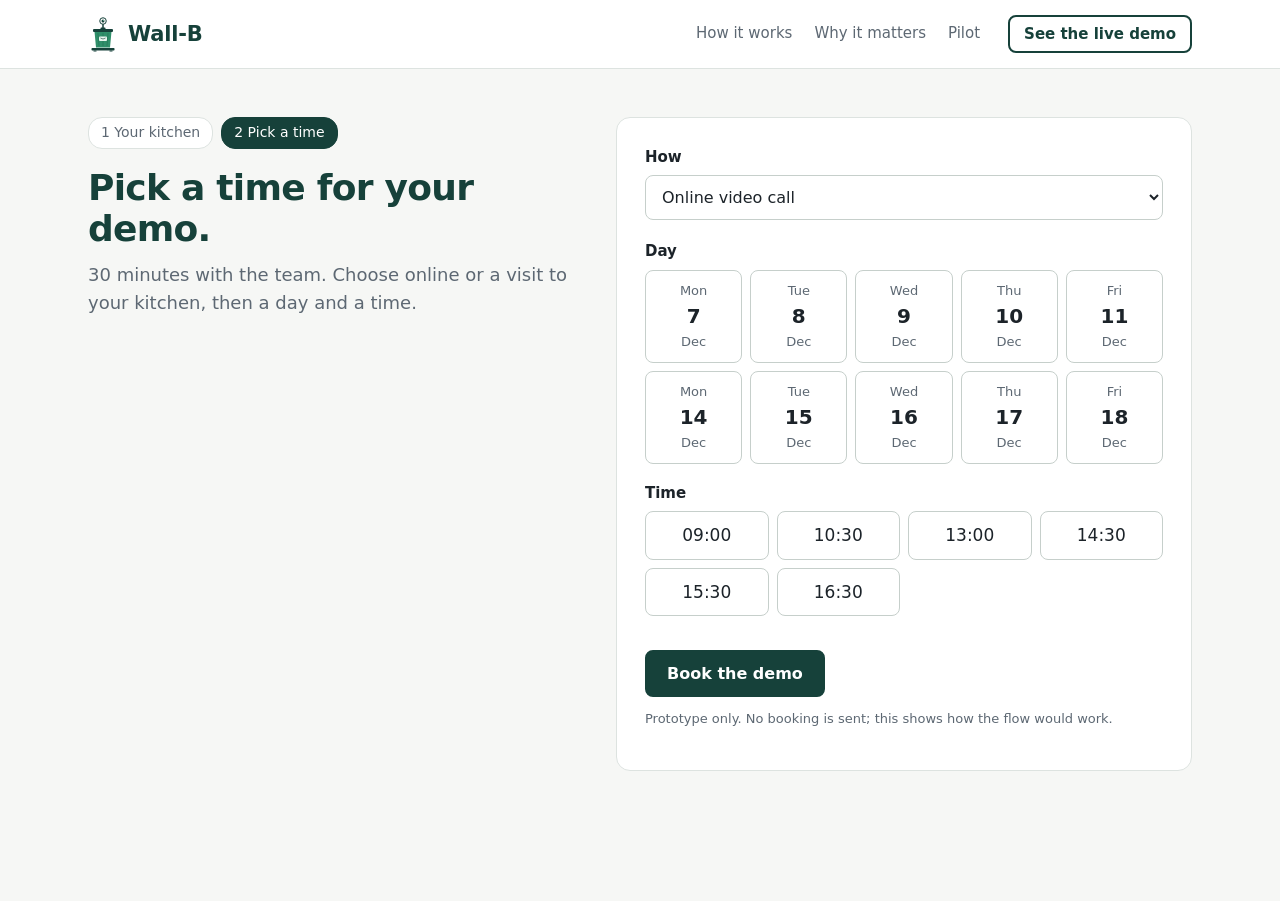
<file: WS26/biowaste/biowaste/server/site/book.html>
<!DOCTYPE html>
<html lang="en">
<head>
<meta charset="utf-8">
<meta name="viewport" content="width=device-width, initial-scale=1">
<title>Book a demo – Wall-B</title>
<link rel="stylesheet" href="style.css">
</head>
<body>
<header class="nav"><div class="wrap">
  <a class="brand" href="index.html"><img src="img/wallb.svg" alt="">Wall-B</a>
  <nav><a href="index.html#how">How it works</a><a href="index.html#why">Why it matters</a><a href="index.html#pilot">Pilot</a></nav>
  <a class="btn line small" href="/">See the live demo</a>
</div></header>

<main class="formpage"><div class="wrap formgrid">
  <div>
    <div class="progress"><span>1 Your kitchen</span><span class="on">2 Pick a time</span></div>
    <h2 class="title" id="hello">Pick a time for your demo.</h2>
    <p class="sub">30 minutes with the team. Choose online or a visit to your kitchen, then a day and a time.</p>
  </div>
  <div class="panel" id="panel">
    <div class="field"><label for="how">How</label>
      <select id="how"><option>Online video call</option><option>Visit to our kitchen</option></select></div>
    <label>Day</label>
    <div class="days" id="days"></div>
    <label>Time</label>
    <div class="slots" id="slots"></div>
    <div class="err" id="err"></div>
    <button class="btn solid" id="confirm" type="button">Book the demo</button>
    <p class="note">Prototype only. No booking is sent; this shows how the flow would work.</p>
  </div>
</div></main>

<script>
const q = new URLSearchParams(location.search);
const who = q.get("name"), org = q.get("org");
if (who) document.getElementById("hello").textContent = `${who.split(" ")[0]}, pick a time for your demo.`;

const days = [], d = new Date();
while (days.length < 10) { d.setDate(d.getDate() + 1); if (d.getDay() % 6) days.push(new Date(d)); }
const SLOTS = ["09:00", "10:30", "13:00", "14:30", "15:30", "16:30"];
let day = null, slot = null;
const err = document.getElementById("err");
const dayBox = document.getElementById("days"), slotBox = document.getElementById("slots");
dayBox.innerHTML = days.map((x, i) => `<button type="button" class="day" aria-pressed="false" data-i="${i}">
  <small>${x.toLocaleDateString("en-GB", {weekday: "short"})}</small><b>${x.getDate()}</b><small>${x.toLocaleDateString("en-GB", {month: "short"})}</small></button>`).join("");
function renderSlots() {
  // a few slots are taken so it feels like a real calendar (deterministic per day)
  slotBox.innerHTML = SLOTS.map((s, j) => { const taken = day !== null && (day * 7 + j * 3) % 5 === 0;
    return `<button type="button" class="slot" aria-pressed="${slot === s}" data-s="${s}" ${taken ? "disabled style='opacity:.35;cursor:not-allowed'" : ""}>${s}</button>`; }).join("");
}
renderSlots();
dayBox.addEventListener("click", e => { const b = e.target.closest(".day"); if (!b) return;
  day = +b.dataset.i; slot = null; dayBox.querySelectorAll(".day").forEach(x => x.setAttribute("aria-pressed", x === b)); renderSlots(); err.textContent = ""; });
slotBox.addEventListener("click", e => { const b = e.target.closest(".slot"); if (!b || b.disabled) return;
  slot = b.dataset.s; slotBox.querySelectorAll(".slot").forEach(x => x.setAttribute("aria-pressed", x === b)); err.textContent = ""; });
document.getElementById("confirm").addEventListener("click", () => {
  if (day === null) { err.textContent = "Choose a day first"; return; }
  if (!slot) { err.textContent = "Choose a time"; return; }
  const when = days[day].toLocaleDateString("en-GB", {weekday: "long", day: "numeric", month: "long"});
  document.getElementById("panel").innerHTML = `<div class="done">
    <img src="img/wallb.svg" alt="">
    <h2>Demo booked</h2>
    <p>${when} at ${slot}, ${document.getElementById("how") ? document.getElementById("how").value.toLowerCase() : "online"}${org ? " for " + org.replace(/[<>&]/g, "") : ""}.</p>
    <p class="note">Prototype: nothing was sent. In the meantime, Wall-B is running live right now.</p>
    <p style="margin-top:18px"><a class="btn solid" href="/">See the live demo</a></p></div>`;
});
</script>
</body>
</html>
</file>
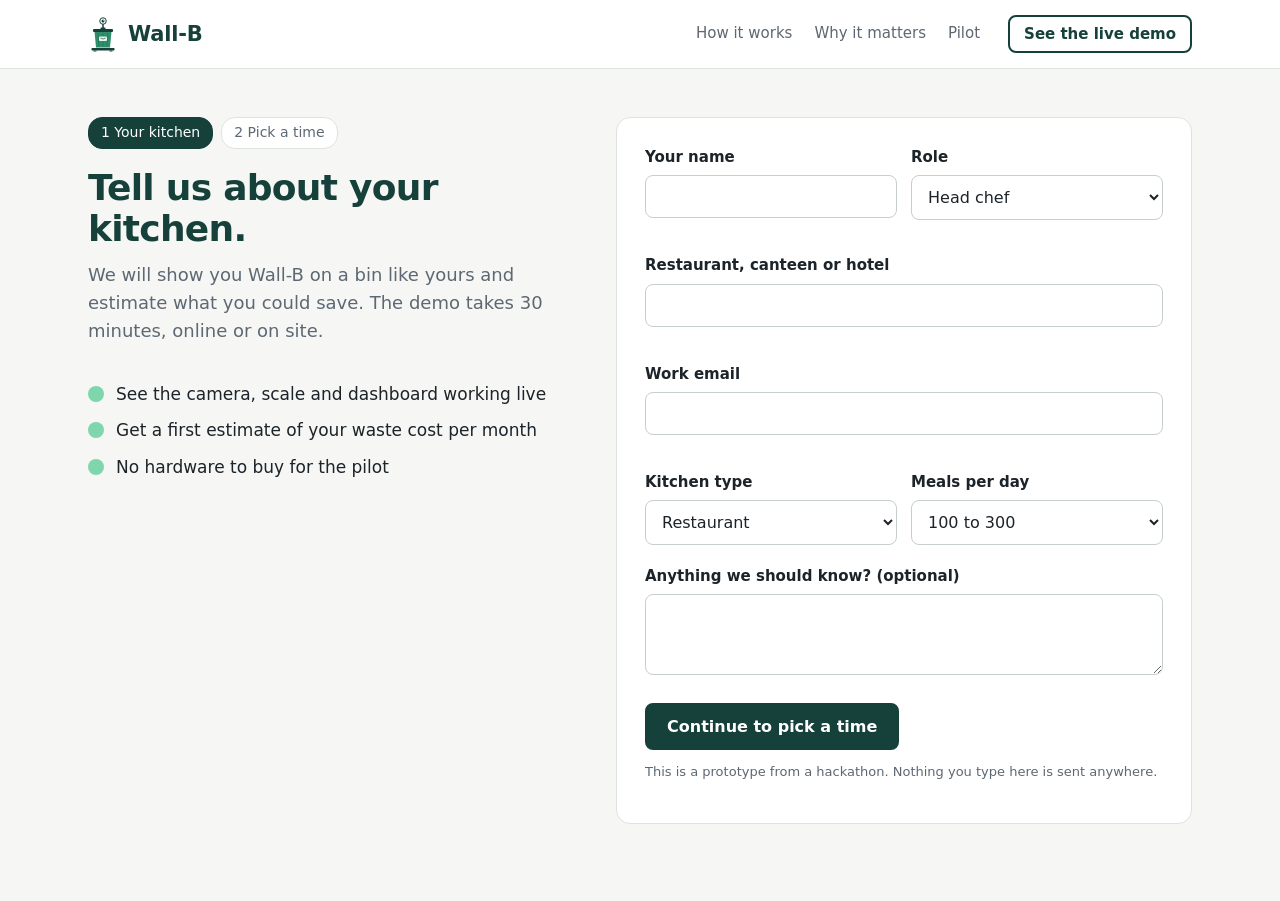
<file: WS26/biowaste/biowaste/server/site/contact.html>
<!DOCTYPE html>
<html lang="en">
<head>
<meta charset="utf-8">
<meta name="viewport" content="width=device-width, initial-scale=1">
<title>Contact – Wall-B</title>
<link rel="stylesheet" href="style.css">
</head>
<body>
<header class="nav"><div class="wrap">
  <a class="brand" href="index.html"><img src="img/wallb.svg" alt="">Wall-B</a>
  <nav><a href="index.html#how">How it works</a><a href="index.html#why">Why it matters</a><a href="index.html#pilot">Pilot</a></nav>
  <a class="btn line small" href="/">See the live demo</a>
</div></header>

<main class="formpage"><div class="wrap formgrid">
  <div>
    <div class="progress"><span class="on">1 Your kitchen</span><span>2 Pick a time</span></div>
    <h2 class="title">Tell us about your kitchen.</h2>
    <p class="sub">We will show you Wall-B on a bin like yours and estimate what you could save. The demo takes 30 minutes, online or on site.</p>
    <ul class="check">
      <li>See the camera, scale and dashboard working live</li>
      <li>Get a first estimate of your waste cost per month</li>
      <li>No hardware to buy for the pilot</li>
    </ul>
  </div>
  <form class="panel" id="form" novalidate>
    <div class="row2">
      <div class="field"><label for="name">Your name</label><input id="name" autocomplete="name"><div class="err" id="e-name"></div></div>
      <div class="field"><label for="role">Role</label>
        <select id="role"><option>Head chef</option><option>Kitchen manager</option><option>F&amp;B director</option><option>Owner</option><option>Sustainability lead</option><option>Other</option></select></div>
    </div>
    <div class="field"><label for="org">Restaurant, canteen or hotel</label><input id="org" autocomplete="organization"><div class="err" id="e-org"></div></div>
    <div class="field"><label for="email">Work email</label><input id="email" type="email" autocomplete="email"><div class="err" id="e-email"></div></div>
    <div class="row2">
      <div class="field"><label for="type">Kitchen type</label>
        <select id="type"><option>Restaurant</option><option>Canteen</option><option>Hotel</option><option>Hospital or care home</option><option>Catering</option></select></div>
      <div class="field"><label for="meals">Meals per day</label>
        <select id="meals"><option>Under 100</option><option selected>100 to 300</option><option>300 to 1,000</option><option>Over 1,000</option></select></div>
    </div>
    <div class="field"><label for="msg">Anything we should know? (optional)</label><textarea id="msg" rows="3"></textarea></div>
    <button class="btn solid" type="submit">Continue to pick a time</button>
    <p class="note">This is a prototype from a hackathon. Nothing you type here is sent anywhere.</p>
  </form>
</div></main>

<script>
const f = document.getElementById("form");
const req = [["name", "Enter your name"], ["org", "Enter your kitchen's name"], ["email", "Enter a valid email address"]];
f.addEventListener("input", e => { const el = document.getElementById("e-" + e.target.id); if (el) el.textContent = ""; });
f.addEventListener("submit", e => {
  e.preventDefault();
  let ok = true;
  for (const [id, msg] of req) {
    const v = document.getElementById(id).value.trim();
    const bad = !v || (id === "email" && !/^[^@\s]+@[^@\s]+\.[^@\s]+$/.test(v));
    document.getElementById("e-" + id).textContent = bad ? msg : "";
    if (bad && ok) { document.getElementById(id).focus(); ok = false; }
  }
  if (!ok) return;
  const v = id => document.getElementById(id).value.trim();
  const p = new URLSearchParams({name: v("name"), org: v("org"), type: v("type")});
  location.href = "book.html?" + p.toString();
});
</script>
</body>
</html>
</file>
<file: WS26/biowaste/biowaste/server/site/style.css>
:root {
  --green-ink: #16413a;
  --green: #2f8f6a;
  --mint: #7fd6ad;
  --mint-soft: #e8f6ef;
  --paper: #ffffff;
  --sand: #f6f7f5;
  --ink: #1c2329;
  --muted: #5d6873;
  --line: #dde3e0;
  --font: "Segoe UI", system-ui, -apple-system, "Helvetica Neue", Arial, sans-serif;
}
* { box-sizing: border-box; }
html { scroll-behavior: smooth; }
@media (prefers-reduced-motion: reduce) { html { scroll-behavior: auto; } }
body { margin: 0; font: 17px/1.55 var(--font); color: var(--ink); background: var(--paper); }
a { color: var(--green-ink); }
img { max-width: 100%; display: block; }
.wrap { max-width: 1160px; margin: 0 auto; padding: 0 28px; }

/* nav */
.nav { position: sticky; top: 0; z-index: 10; background: rgba(255,255,255,.96); border-bottom: 1px solid var(--line); }
.nav .wrap { display: flex; align-items: center; gap: 28px; height: 68px; }
.brand { display: flex; align-items: center; gap: 10px; font-weight: 700; font-size: 21px; color: var(--green-ink); text-decoration: none; letter-spacing: -0.01em; }
.brand img { width: 30px; height: 35px; }
.nav nav { display: flex; gap: 22px; margin-left: auto; }
.nav nav a { text-decoration: none; color: var(--muted); font-size: 15px; }
.nav nav a:hover { color: var(--ink); }
@media (max-width: 760px) { .nav nav { display: none; } }

.btn { display: inline-block; font: 600 16px var(--font); padding: 12px 20px; border-radius: 8px; text-decoration: none; border: 2px solid var(--green-ink); cursor: pointer; }
.btn.solid { background: var(--green-ink); color: #fff; }
.btn.solid:hover { background: #0f2f2a; }
.btn.line { background: transparent; color: var(--green-ink); }
.btn.line:hover { background: var(--mint-soft); }
.btn.small { padding: 8px 14px; font-size: 15px; }
.btn:focus-visible, a:focus-visible, input:focus-visible, select:focus-visible, button:focus-visible { outline: 3px solid var(--mint); outline-offset: 2px; }

/* hero */
.hero { padding: 64px 0 56px; background: linear-gradient(var(--sand), var(--sand)); }
.hero .wrap { display: grid; grid-template-columns: 1.05fr 1fr; gap: 48px; align-items: center; }
@media (max-width: 900px) { .hero .wrap { grid-template-columns: 1fr; } }
.hero h1 { font-size: 52px; line-height: 1.05; margin: 0 0 18px; letter-spacing: -0.025em; color: var(--green-ink); max-width: 14ch; }
.hero p.lead { font-size: 20px; color: var(--muted); margin: 0 0 28px; max-width: 46ch; }
.hero .ctas { display: flex; gap: 12px; flex-wrap: wrap; }
.hero .fine { font-size: 14px; color: var(--muted); margin-top: 14px; }
.shot { position: relative; }
.shot img.photo { border-radius: 14px; width: 100%; aspect-ratio: 5/4; object-fit: cover; }
.shot .card { position: absolute; left: -22px; bottom: 26px; background: #fff; border-radius: 10px; padding: 12px 16px; box-shadow: 0 8px 28px rgba(22,65,58,.18); min-width: 230px; }
.shot .card .k { font-size: 13px; color: var(--muted); }
.shot .card .v { font-size: 22px; font-weight: 700; color: var(--green-ink); }
.shot .card .s { font-size: 14px; }
.shot .bot { position: absolute; right: -10px; top: -26px; width: 84px; }
@media (max-width: 900px) { .shot .card { left: 10px; } .shot .bot { right: 8px; } }

/* sections */
section.block { padding: 72px 0; }
section.block.tint { background: var(--sand); }
h2.title { font-size: 36px; line-height: 1.15; margin: 0 0 12px; letter-spacing: -0.02em; color: var(--green-ink); max-width: 24ch; }
p.sub { color: var(--muted); font-size: 18px; margin: 0 0 36px; max-width: 60ch; }

.steps { display: grid; grid-template-columns: repeat(3, 1fr); gap: 28px; }
@media (max-width: 860px) { .steps { grid-template-columns: 1fr; } }
.step img { border-radius: 10px; aspect-ratio: 4/3; object-fit: cover; width: 100%; border: 1px solid var(--line); }
.step .n { display: inline-grid; place-items: center; width: 30px; height: 30px; border-radius: 50%; background: var(--green-ink); color: #fff; font-weight: 700; font-size: 15px; margin: 18px 0 8px; }
.step h3 { font-size: 22px; margin: 0 0 6px; }
.step p { margin: 0; color: var(--muted); }

.facts { display: grid; grid-template-columns: repeat(3, 1fr); gap: 0; border-top: 2px solid var(--green-ink); }
@media (max-width: 760px) { .facts { grid-template-columns: 1fr; } }
.fact { padding: 22px 22px 0 0; }
.fact .big { font-size: 46px; font-weight: 700; color: var(--green-ink); letter-spacing: -0.02em; line-height: 1.1; }
.fact p { margin: 6px 0 0; color: var(--muted); max-width: 30ch; }
.source { font-size: 13px; color: var(--muted); margin-top: 22px; }

.pilot { display: grid; grid-template-columns: 1fr 1.1fr; gap: 40px; align-items: center; }
@media (max-width: 900px) { .pilot { grid-template-columns: 1fr; } }
.pilot img { border-radius: 10px; border: 1px solid var(--line); }
.kv { display: grid; grid-template-columns: repeat(2, 1fr); gap: 14px; margin: 18px 0 22px; }
.kv div { background: #fff; border: 1px solid var(--line); border-radius: 10px; padding: 14px 16px; }
.kv b { display: block; font-size: 28px; color: var(--green-ink); }
.kv span { color: var(--muted); font-size: 14px; }
.tag { display: inline-block; font-size: 13px; padding: 3px 10px; border-radius: 12px; background: var(--mint-soft); color: var(--green-ink); }

.gallery { display: grid; grid-template-columns: repeat(3, 1fr); gap: 18px; }
@media (max-width: 760px) { .gallery { grid-template-columns: 1fr; } }
.gallery figure { margin: 0; }
.gallery .ph { border-radius: 16px; overflow: hidden; aspect-ratio: 4/3; background: var(--mint-soft) center/cover no-repeat; display: grid; place-items: center; color: var(--muted); font-size: 14px; text-align: center; padding: 10px; }
.gallery figcaption { font-size: 13px; color: var(--muted); margin-top: 6px; }

.cta { background: var(--green-ink); color: #fff; border-radius: 16px; padding: 44px; display: flex; justify-content: space-between; align-items: center; gap: 24px; flex-wrap: wrap; }
.cta h2 { margin: 0; font-size: 32px; max-width: 22ch; }
.cta .btn.solid { background: var(--mint); border-color: var(--mint); color: var(--green-ink); }
.cta .btn.line { color: #fff; border-color: #fff; }
.cta .btn.line:hover { background: rgba(255,255,255,.1); }

footer { padding: 36px 0 48px; color: var(--muted); font-size: 14px; }
footer .wrap { display: flex; justify-content: space-between; gap: 20px; flex-wrap: wrap; }

/* forms */
.formpage { background: var(--sand); min-height: calc(100vh - 68px); padding: 48px 0 64px; }
.formgrid { display: grid; grid-template-columns: 1fr 1.2fr; gap: 48px; align-items: start; }
@media (max-width: 900px) { .formgrid { grid-template-columns: 1fr; } }
.progress { display: flex; gap: 8px; margin-bottom: 18px; font-size: 14px; color: var(--muted); }
.progress span { padding: 4px 12px; border-radius: 14px; background: #fff; border: 1px solid var(--line); }
.progress span.on { background: var(--green-ink); color: #fff; border-color: var(--green-ink); }
.panel { background: #fff; border: 1px solid var(--line); border-radius: 14px; padding: 28px; }
label { display: block; font-size: 15px; font-weight: 600; margin: 0 0 6px; }
input, select, textarea { width: 100%; font: 16px var(--font); padding: 11px 12px; border: 1px solid #c6cfcb; border-radius: 8px; margin-bottom: 4px; background: #fff; color: var(--ink); }
.field { margin-bottom: 16px; }
.row2 { display: grid; grid-template-columns: 1fr 1fr; gap: 14px; }
@media (max-width: 560px) { .row2 { grid-template-columns: 1fr; } }
.err { color: #b42318; font-size: 13px; min-height: 16px; }
.note { font-size: 13px; color: var(--muted); margin-top: 12px; }
.check { list-style: none; padding: 0; margin: 18px 0 0; }
.check li { padding-left: 28px; position: relative; margin-bottom: 10px; }
.check li::before { content: ""; position: absolute; left: 0; top: 5px; width: 16px; height: 16px; border-radius: 50%; background: var(--mint); }

.days { display: grid; grid-template-columns: repeat(5, 1fr); gap: 8px; margin-bottom: 18px; }
.day, .slot { font: inherit; border: 1px solid #c6cfcb; background: #fff; border-radius: 8px; padding: 10px 6px; cursor: pointer; text-align: center; color: var(--ink); }
.day small { display: block; color: var(--muted); font-size: 13px; }
.day b { font-size: 20px; }
.day[aria-pressed="true"], .slot[aria-pressed="true"] { background: var(--green-ink); color: #fff; border-color: var(--green-ink); }
.day[aria-pressed="true"] small { color: #cfe3dc; }
.slots { display: grid; grid-template-columns: repeat(4, 1fr); gap: 8px; margin-bottom: 18px; }
@media (max-width: 560px) { .days { grid-template-columns: repeat(3, 1fr); } .slots { grid-template-columns: repeat(2, 1fr); } }
.done { text-align: center; padding: 18px 8px; }
.done img { width: 90px; margin: 0 auto 12px; }
.done h2 { color: var(--green-ink); margin: 0 0 8px; }

/* rounded photos everywhere */
.gallery img.ph { display: block; width: 100%; height: auto; aspect-ratio: 4/3; object-fit: cover; border-radius: 16px; padding: 0; background: none; }
.gallery figcaption { margin-top: 10px; }
.step img, .pilot img { border-radius: 16px; }
.shot img.photo { border-radius: 18px; }
</file>
